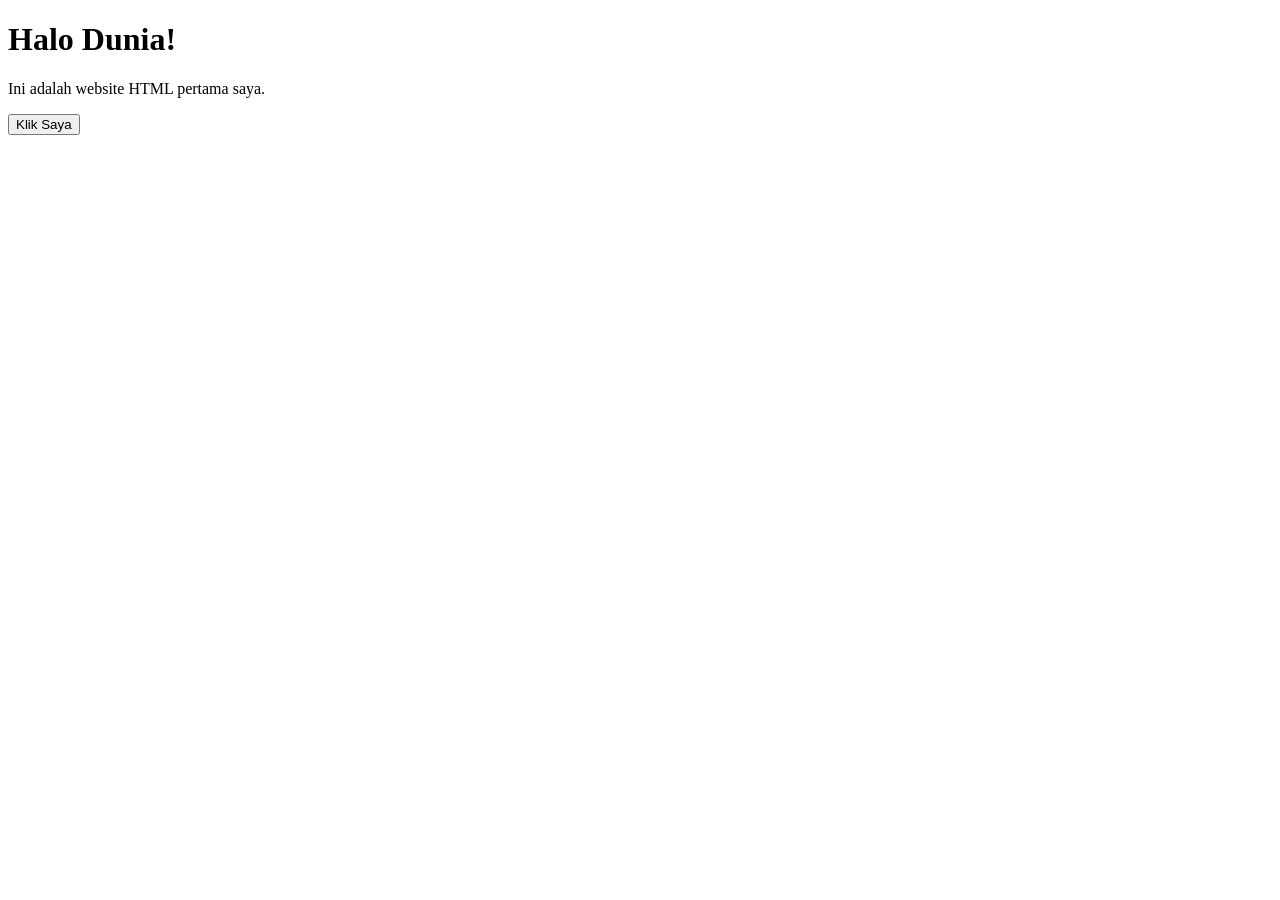
<file: index.htm>
<!DOCTYPE html>
<html>
<head>
    <title>Website Pertama Saya</title>
</head>
<body>

    <h1>Halo Dunia!</h1>
    <p>Ini adalah website HTML pertama saya.</p>

    <button>Klik Saya</button>

</body>
</html>
</file>
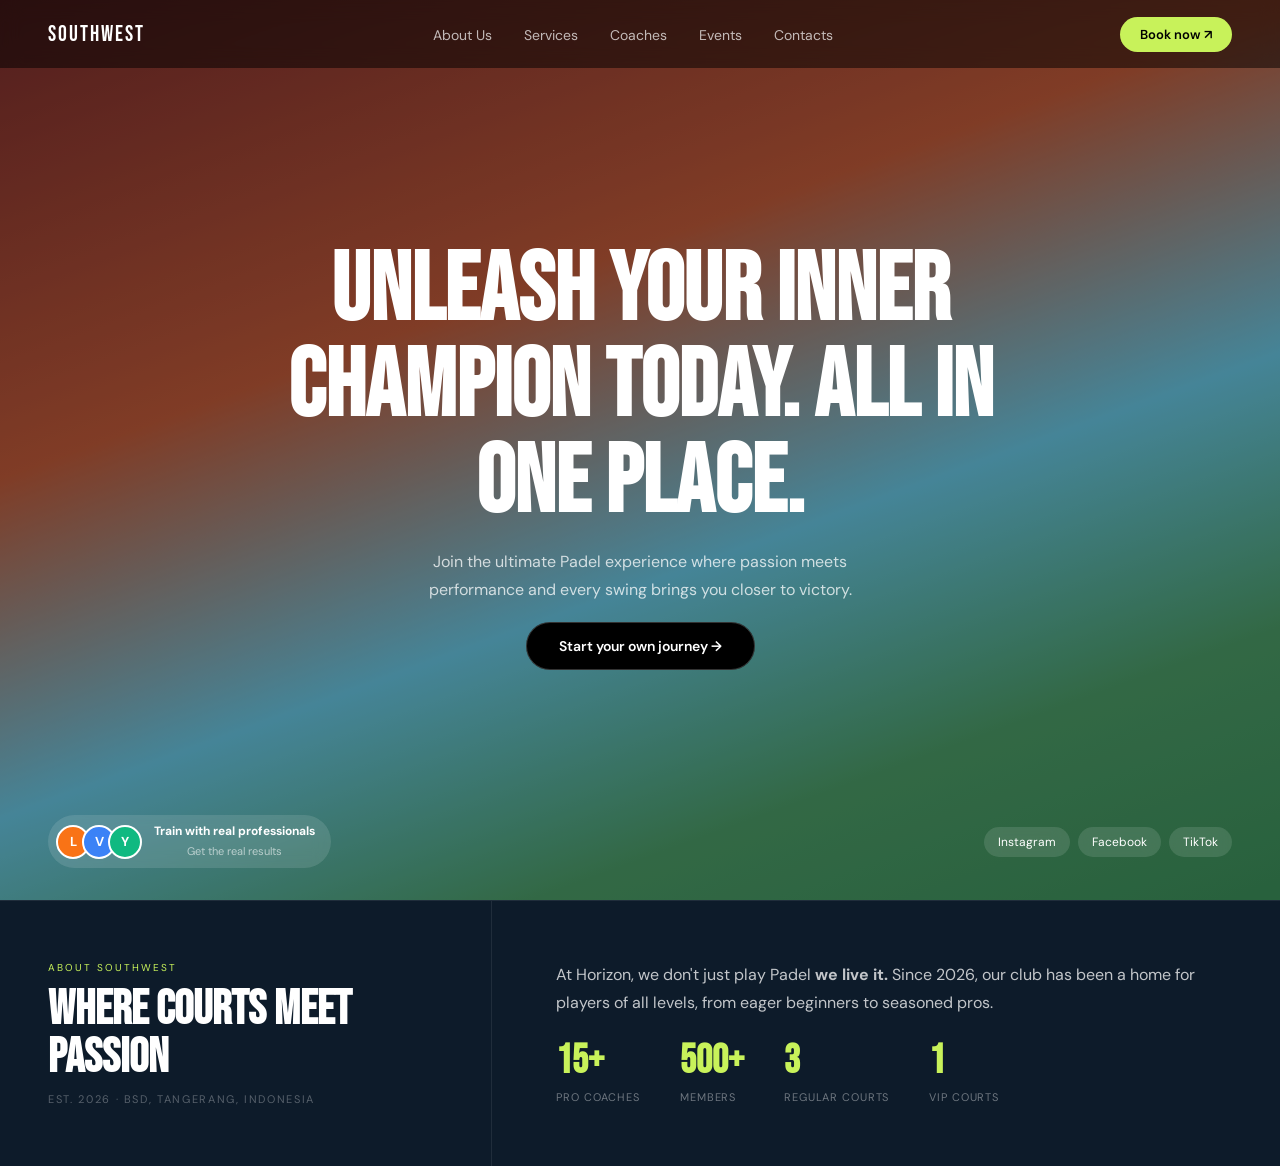
<file: hero_section.htm>
<!DOCTYPE html>
<html lang="en">
<head>
  <meta charset="UTF-8" />
  <meta name="viewport" content="width=device-width, initial-scale=1.0"/>
  <title>Southwest Padel Club</title>
  <link href="https://fonts.googleapis.com/css2?family=Bebas+Neue&family=DM+Sans:wght@300;400;600&display=swap" rel="stylesheet"/>
  <link rel="stylesheet" href="southwest.css"/>
</head>
<body>

  <nav>
    <div class="logo">Southwest</div>
    <ul class="nav-links">
      <li><a href="#">About Us</a></li>
      <li><a href="#">Services</a></li>
      <li><a href="#">Coaches</a></li>
      <li><a href="#">Events</a></li>
      <li><a href="#">Contacts</a></li>
    </ul>
    <a href="#" class="btn-book">Book now ↗</a>
  </nav>

  <section class="hero">
    <div class="hero-bg"></div>
    <div class="hero-overlay"></div>

    <div class="hero-content">
      <h1>Unleash Your Inner Champion Today. All In One Place.</h1>
      <p>Join the ultimate Padel experience where passion meets performance and every swing brings you closer to victory.</p>
      <a href="#" class="btn-hero">Start your own journey →</a>
    </div>

    <div class="hero-bottom">
      <div class="coaches">
        <div class="avatars">
          <div class="av av-1">L</div>
          <div class="av av-2">V</div>
          <div class="av av-3">Y</div>
        </div>
        <div class="coaches-text">
          <strong>Train with real professionals</strong>
          <span>Get the real results</span>
        </div>
      </div>

      <div class="socials">
        <a href="#">Instagram</a>
        <a href="#">Facebook</a>
        <a href="#">TikTok</a>
      </div>
    </div>
  </section>

  <section class="about">
    <div class="about-left">
      <div>
        <small>About Southwest</small>
        <h2>Where Courts Meet Passion</h2>
      </div>
      <footer>Est. 2026 · BSD, Tangerang, Indonesia</footer>
    </div>
    <div class="about-right">
      <p>At Horizon, we don't just play Padel <strong>we live it.</strong> Since 2026, our club has been a home for players of all levels, from eager beginners to seasoned pros.</p>
      <div class="stats">
        <div>
          <strong>15+</strong>
          <span>Pro Coaches</span>
        </div>
        <div>
          <strong>500+</strong>
          <span>Members</span>
        </div>
        <div>
          <strong>3</strong>
          <span>Regular Courts</span>
        </div>
        <div>
          <strong>1</strong>
          <span>VIP Courts</span>
        </div>
      </div>
    </div>
  </section>

</body>
</html>
</file>
<file: southwest.css>
* { margin: 0; padding: 0; box-sizing: border-box; }

body {
  font-family: 'DM Sans', sans-serif;
  color: white;
}

nav {
  position: fixed;
  top: 0; left: 0; right: 0;
  height: 68px;
  padding: 0 48px;
  display: flex;
  align-items: center;
  justify-content: space-between;
  background: rgba(0, 0, 0, 0.5);
  backdrop-filter: blur(10px);
  z-index: 100;
}

.logo {
  font-family: 'Bebas Neue', sans-serif;
  font-size: 22px;
  letter-spacing: 2px;
}

.nav-links {
  display: flex;
  gap: 32px;
  list-style: none;
}

.nav-links a {
  color: rgba(255,255,255,0.7);
  text-decoration: none;
  font-size: 14px;
}

.nav-links a:hover { color: white; }

.btn-book {
  padding: 9px 20px;
  background: #c8f25a;
  color: black;
  border-radius: 100px;
  font-size: 13px;
  font-weight: 600;
  text-decoration: none;
}

.hero {
  height: 100vh;
  position: relative;
  display: flex;
  flex-direction: column;
  align-items: center;
  justify-content: center;
  text-align: center;
  overflow: hidden;
}

.hero-bg {
  position: absolute;
  inset: 0;
  background: linear-gradient(160deg, #7d2d2d, #c45c3a 35%, #6acbe8 60%, #4da06a, #3d945d);
}

.hero-overlay {
  position: absolute;
  inset: 0;
  background: rgba(0, 0, 0, 0.35);
}

.hero-content {
  position: relative;
  z-index: 2;
  max-width: 780px;
  padding: 0 24px;
}

.hero-content h1 {
  font-family: 'Bebas Neue', sans-serif;
  font-size: clamp(56px, 8vw, 96px);
  line-height: 1;
  margin-bottom: 16px;
}

.hero-content p {
  font-size: 16px;
  color: rgba(255,255,255,0.75);
  line-height: 1.7;
  max-width: 500px;
  margin: 0 auto 32px;
}

.btn-hero {
  padding: 14px 32px;
  background: black;
  color: white;
  border-radius: 100px;
  font-size: 14px;
  font-weight: 600;
  text-decoration: none;
  border: 1px solid rgba(255,255,255,0.2);
}

.btn-hero:hover { background: #c8f25a; color: black; }

.hero-bottom {
  position: absolute;
  bottom: 32px;
  left: 48px; right: 48px;
  z-index: 2;
  display: flex;
  align-items: center;
  justify-content: space-between;
}

.coaches {
  display: flex;
  align-items: center;
  gap: 12px;
  padding: 8px 16px 8px 8px;
  background: rgba(255,255,255,0.12);
  border-radius: 100px;
  backdrop-filter: blur(8px);
}

.avatars { display: flex; }

.av {
  width: 34px; height: 34px;
  border-radius: 50%;
  border: 2px solid white;
  margin-right: -8px;
  display: flex; align-items: center; justify-content: center;
  font-size: 13px; font-weight: 700;
}

.av:last-child { margin-right: 0; }
.av-1 { background: #f97316; }
.av-2 { background: #3b82f6; }
.av-3 { background: #10b981; }

.coaches-text strong { display: block; font-size: 12px; }
.coaches-text span { font-size: 11px; color: rgba(255,255,255,0.6); }

.socials { display: flex; gap: 8px; }

.socials a {
  padding: 7px 14px;
  background: rgba(255,255,255,0.12);
  border-radius: 100px;
  color: white;
  text-decoration: none;
  font-size: 12px;
  backdrop-filter: blur(8px);
}

.about {
  display: grid;
  grid-template-columns: 1fr 1.6fr;
  background: #0d1b2a;
  border-top: 1px solid rgba(255,255,255,0.08);
}

.about-left {
  padding: 60px 48px;
  border-right: 1px solid rgba(255,255,255,0.08);
  display: flex;
  flex-direction: column;
  justify-content: space-between;
}

.about-left small {
  display: block;
  font-size: 10px;
  letter-spacing: 0.2em;
  text-transform: uppercase;
  color: #c8f25a;
  margin-bottom: 12px;
}

.about-left h2 {
  font-family: 'Bebas Neue', sans-serif;
  font-size: 48px;
  line-height: 1;
}

.about-left footer {
  font-size: 11px;
  color: rgba(255,255,255,0.3);
  letter-spacing: 0.15em;
  text-transform: uppercase;
}

.about-right {
  padding: 60px 64px;
  display: flex;
  flex-direction: column;
  justify-content: center;
  gap: 20px;
}

.about-right p {
  font-size: 16px;
  line-height: 1.75;
  color: rgba(255,255,255,0.75);
}

.stats {
  display: flex;
  gap: 40px;
}

.stats strong {
  display: block;
  font-family: 'Bebas Neue', sans-serif;
  font-size: 40px;
  color: #c8f25a;
}

.stats span {
  font-size: 11px;
  color: rgba(255,255,255,0.4);
  text-transform: uppercase;
  letter-spacing: 0.08em;
}
</file>
